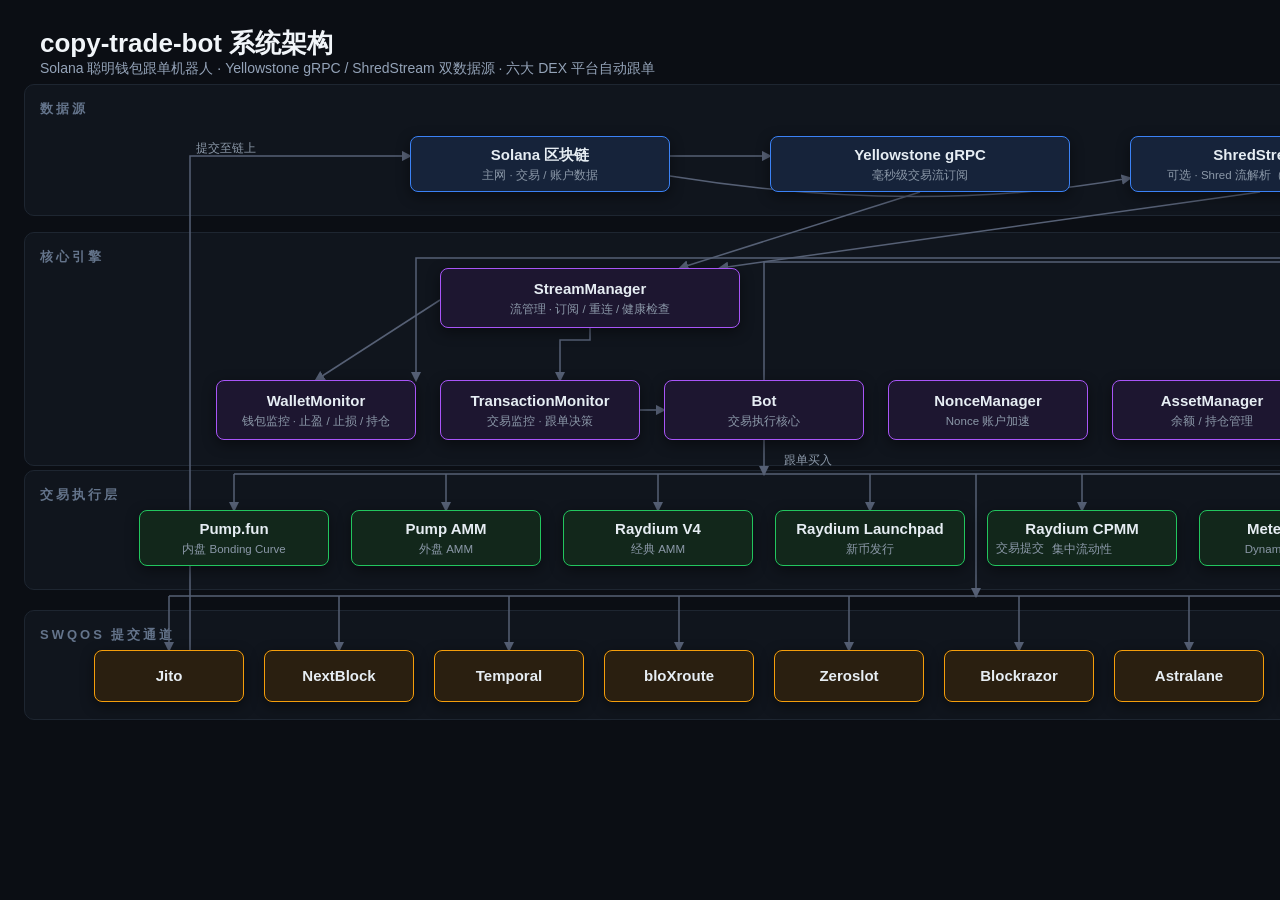
<file: docs/architecture.html>
<!DOCTYPE html>
<html lang="zh-CN">
<head>
<meta charset="utf-8">
<style>
  * { margin:0; padding:0; box-sizing:border-box; }
  html,body { background:#0b0e14; }
  body { font-family:-apple-system,"PingFang SC","Microsoft YaHei","Noto Sans CJK SC",sans-serif; }
  #canvas { position:relative; width:1720px; height:780px; background:#0b0e14; overflow:hidden; }
  svg.lines { position:absolute; inset:0; z-index:0; }
  .band { position:absolute; border:1px solid #1e2631; border-radius:10px; background:#10151d; }
  .bandlabel { position:absolute; font-size:13px; letter-spacing:3px; color:#64748b; font-weight:600; }
  .box { position:absolute; border-radius:8px; border:1.5px solid; display:flex; flex-direction:column;
         align-items:center; justify-content:center; text-align:center; z-index:1;
         box-shadow:0 4px 14px rgba(0,0,0,.45); }
  .box .t { font-size:15px; font-weight:700; color:#e6edf3; line-height:1.35; }
  .box .s { font-size:11.5px; color:#8b98a8; line-height:1.4; margin-top:2px; }
  .title { position:absolute; left:40px; top:26px; font-size:26px; font-weight:800; color:#f1f5f9; }
  .subtitle { position:absolute; left:40px; top:60px; font-size:14px; color:#94a3b8; }
  .arw-label { position:absolute; font-size:12px; color:#8b98a8; z-index:1; }
</style>
</head>
<body>
<div id="canvas">
  <div class="title">copy-trade-bot 系统架构</div>
  <div class="subtitle">Solana 聪明钱包跟单机器人 · Yellowstone gRPC / ShredStream 双数据源 · 六大 DEX 平台自动跟单</div>

  <!-- bands -->
  <div class="band" style="left:24px;top:84px;width:1480px;height:132px;"></div>
  <div class="band" style="left:24px;top:232px;width:1480px;height:234px;"></div>
  <div class="band" style="left:24px;top:470px;width:1480px;height:120px;"></div>
  <div class="band" style="left:24px;top:610px;width:1480px;height:110px;"></div>

  <div class="bandlabel" style="left:40px;top:100px;">数据源</div>
  <div class="bandlabel" style="left:40px;top:248px;">核心引擎</div>
  <div class="bandlabel" style="left:40px;top:486px;">交易执行层</div>
  <div class="bandlabel" style="left:40px;top:626px;">SWQOS 提交通道</div>
  <div class="bandlabel" style="left:1520px;top:246px;">存储与管理</div>

  <!-- data sources -->
  <div class="box" style="left:410px;top:136px;width:260px;height:56px;background:#16233a;border-color:#3b82f6;">
    <div class="t">Solana 区块链</div><div class="s">主网 · 交易 / 账户数据</div>
  </div>
  <div class="box" style="left:770px;top:136px;width:300px;height:56px;background:#16233a;border-color:#3b82f6;">
    <div class="t">Yellowstone gRPC</div><div class="s">毫秒级交易流订阅</div>
  </div>
  <div class="box" style="left:1130px;top:136px;width:260px;height:56px;background:#16233a;border-color:#3b82f6;">
    <div class="t">ShredStream</div><div class="s">可选 · Shred 流解析（-50~200ms）</div>
  </div>

  <!-- core engine -->
  <div class="box" style="left:440px;top:268px;width:300px;height:60px;background:#1d1630;border-color:#a855f7;">
    <div class="t">StreamManager</div><div class="s">流管理 · 订阅 / 重连 / 健康检查</div>
  </div>
  <div class="box" style="left:216px;top:380px;width:200px;height:60px;background:#1d1630;border-color:#a855f7;">
    <div class="t">WalletMonitor</div><div class="s">钱包监控 · 止盈 / 止损 / 持仓</div>
  </div>
  <div class="box" style="left:440px;top:380px;width:200px;height:60px;background:#1d1630;border-color:#a855f7;">
    <div class="t">TransactionMonitor</div><div class="s">交易监控 · 跟单决策</div>
  </div>
  <div class="box" style="left:664px;top:380px;width:200px;height:60px;background:#1d1630;border-color:#a855f7;">
    <div class="t">Bot</div><div class="s">交易执行核心</div>
  </div>
  <div class="box" style="left:888px;top:380px;width:200px;height:60px;background:#1d1630;border-color:#a855f7;">
    <div class="t">NonceManager</div><div class="s">Nonce 账户加速</div>
  </div>
  <div class="box" style="left:1112px;top:380px;width:200px;height:60px;background:#1d1630;border-color:#a855f7;">
    <div class="t">AssetManager</div><div class="s">余额 / 持仓管理</div>
  </div>

  <!-- dex layer -->
  <div class="box" style="left:139px;top:510px;width:190px;height:56px;background:#12271b;border-color:#22c55e;">
    <div class="t">Pump.fun</div><div class="s">内盘 Bonding Curve</div>
  </div>
  <div class="box" style="left:351px;top:510px;width:190px;height:56px;background:#12271b;border-color:#22c55e;">
    <div class="t">Pump AMM</div><div class="s">外盘 AMM</div>
  </div>
  <div class="box" style="left:563px;top:510px;width:190px;height:56px;background:#12271b;border-color:#22c55e;">
    <div class="t">Raydium V4</div><div class="s">经典 AMM</div>
  </div>
  <div class="box" style="left:775px;top:510px;width:190px;height:56px;background:#12271b;border-color:#22c55e;">
    <div class="t">Raydium Launchpad</div><div class="s">新币发行</div>
  </div>
  <div class="box" style="left:987px;top:510px;width:190px;height:56px;background:#12271b;border-color:#22c55e;">
    <div class="t">Raydium CPMM</div><div class="s">集中流动性</div>
  </div>
  <div class="box" style="left:1199px;top:510px;width:190px;height:56px;background:#12271b;border-color:#22c55e;">
    <div class="t">Meteora DBC</div><div class="s">Dynamic Bin Curve</div>
  </div>

  <!-- swqos -->
  <div class="box" style="left:94px;top:650px;width:150px;height:52px;background:#2a1f10;border-color:#f59e0b;"><div class="t">Jito</div></div>
  <div class="box" style="left:264px;top:650px;width:150px;height:52px;background:#2a1f10;border-color:#f59e0b;"><div class="t">NextBlock</div></div>
  <div class="box" style="left:434px;top:650px;width:150px;height:52px;background:#2a1f10;border-color:#f59e0b;"><div class="t">Temporal</div></div>
  <div class="box" style="left:604px;top:650px;width:150px;height:52px;background:#2a1f10;border-color:#f59e0b;"><div class="t">bloXroute</div></div>
  <div class="box" style="left:774px;top:650px;width:150px;height:52px;background:#2a1f10;border-color:#f59e0b;"><div class="t">Zeroslot</div></div>
  <div class="box" style="left:944px;top:650px;width:150px;height:52px;background:#2a1f10;border-color:#f59e0b;"><div class="t">Blockrazor</div></div>
  <div class="box" style="left:1114px;top:650px;width:150px;height:52px;background:#2a1f10;border-color:#f59e0b;"><div class="t">Astralane</div></div>
  <div class="box" style="left:1284px;top:650px;width:150px;height:52px;background:#2a1f10;border-color:#f59e0b;"><div class="t">Flashblock</div></div>

  <!-- storage / management -->
  <div class="box" style="left:1520px;top:280px;width:170px;height:140px;background:#2a1216;border-color:#ef4444;">
    <div class="t">Redis</div>
    <div class="s">钱包 · 参数模板 · 黑名单<br>交易消息 Pub/Sub</div>
  </div>
  <div class="box" style="left:1520px;top:450px;width:170px;height:140px;background:#0f2230;border-color:#38bdf8;">
    <div class="t">Web 管理后台</div>
    <div class="s">Gin + JWT<br>钱包 / 模板 / 黑名单 / 配置</div>
  </div>
  <div class="box" style="left:1520px;top:620px;width:170px;height:56px;background:#10151d;border-color:#64748b;">
    <div class="t">用户 / 浏览器</div>
  </div>

  <svg class="lines" width="1720" height="780" viewBox="0 0 1720 780" fill="none">
    <defs>
      <marker id="arrow" viewBox="0 0 10 10" refX="8" refY="5" markerWidth="7" markerHeight="7" orient="auto-start-reverse">
        <path d="M0 0 L10 5 L0 10 z" fill="#566075"/>
      </marker>
    </defs>

    <!-- data flow -->
    <path d="M 670 156 H 770" stroke="#566075" stroke-width="1.5" marker-end="url(#arrow)"/>
    <path d="M 670 176 Q 920 216 1130 178" stroke="#566075" stroke-width="1.5" marker-end="url(#arrow)"/>
    <path d="M 920 192 L 680 268" stroke="#566075" stroke-width="1.5" marker-end="url(#arrow)"/>
    <path d="M 1260 192 L 720 268" stroke="#566075" stroke-width="1.5" marker-end="url(#arrow)"/>

    <!-- stream -> monitors -->
    <path d="M 590 328 V 340 H 560 V 380" stroke="#566075" stroke-width="1.5" marker-end="url(#arrow)"/>
    <path d="M 440 300 L 316 380" stroke="#566075" stroke-width="1.5" marker-end="url(#arrow)"/>
    <path d="M 640 410 H 664" stroke="#566075" stroke-width="1.5" marker-end="url(#arrow)"/>

    <!-- bot -> dex bus -->
    <path d="M 764 440 V 474" stroke="#566075" stroke-width="1.5" marker-end="url(#arrow)"/>
    <path d="M 234 474 H 1294" stroke="#566075" stroke-width="1.5"/>
    <path d="M 234 474 V 510" stroke="#566075" stroke-width="1.5" marker-end="url(#arrow)"/>
    <path d="M 446 474 V 510" stroke="#566075" stroke-width="1.5" marker-end="url(#arrow)"/>
    <path d="M 658 474 V 510" stroke="#566075" stroke-width="1.5" marker-end="url(#arrow)"/>
    <path d="M 870 474 V 510" stroke="#566075" stroke-width="1.5" marker-end="url(#arrow)"/>
    <path d="M 1082 474 V 510" stroke="#566075" stroke-width="1.5" marker-end="url(#arrow)"/>
    <path d="M 1294 474 V 510" stroke="#566075" stroke-width="1.5" marker-end="url(#arrow)"/>

    <!-- dex -> swqos bus -->
    <path d="M 976 474 V 596" stroke="#566075" stroke-width="1.5" marker-end="url(#arrow)"/>
    <path d="M 169 596 H 1359" stroke="#566075" stroke-width="1.5"/>
    <path d="M 169 596 V 650" stroke="#566075" stroke-width="1.5" marker-end="url(#arrow)"/>
    <path d="M 339 596 V 650" stroke="#566075" stroke-width="1.5" marker-end="url(#arrow)"/>
    <path d="M 509 596 V 650" stroke="#566075" stroke-width="1.5" marker-end="url(#arrow)"/>
    <path d="M 679 596 V 650" stroke="#566075" stroke-width="1.5" marker-end="url(#arrow)"/>
    <path d="M 849 596 V 650" stroke="#566075" stroke-width="1.5" marker-end="url(#arrow)"/>
    <path d="M 1019 596 V 650" stroke="#566075" stroke-width="1.5" marker-end="url(#arrow)"/>
    <path d="M 1189 596 V 650" stroke="#566075" stroke-width="1.5" marker-end="url(#arrow)"/>
    <path d="M 1359 596 V 650" stroke="#566075" stroke-width="1.5" marker-end="url(#arrow)"/>

    <!-- swqos -> solana -->
    <path d="M 94 676 H 190 V 156 H 410" stroke="#566075" stroke-width="1.5" marker-end="url(#arrow)"/>

    <!-- redis links -->
    <path d="M 416 380 V 258 H 1520 V 280" stroke="#566075" stroke-width="1.5" marker-start="url(#arrow)" marker-end="url(#arrow)"/>
    <path d="M 764 380 V 262 H 1560 V 280" stroke="#566075" stroke-width="1.5" marker-end="url(#arrow)"/>
    <path d="M 1605 450 V 420" stroke="#566075" stroke-width="1.5" marker-start="url(#arrow)" marker-end="url(#arrow)"/>
    <path d="M 1605 620 V 590" stroke="#566075" stroke-width="1.5" marker-end="url(#arrow)"/>
  </svg>

  <div class="arw-label" style="left:784px;top:452px;">跟单买入</div>
  <div class="arw-label" style="left:996px;top:540px;">交易提交</div>
  <div class="arw-label" style="left:196px;top:140px;">提交至链上</div>
</div>
</body>
</html>
</file>
